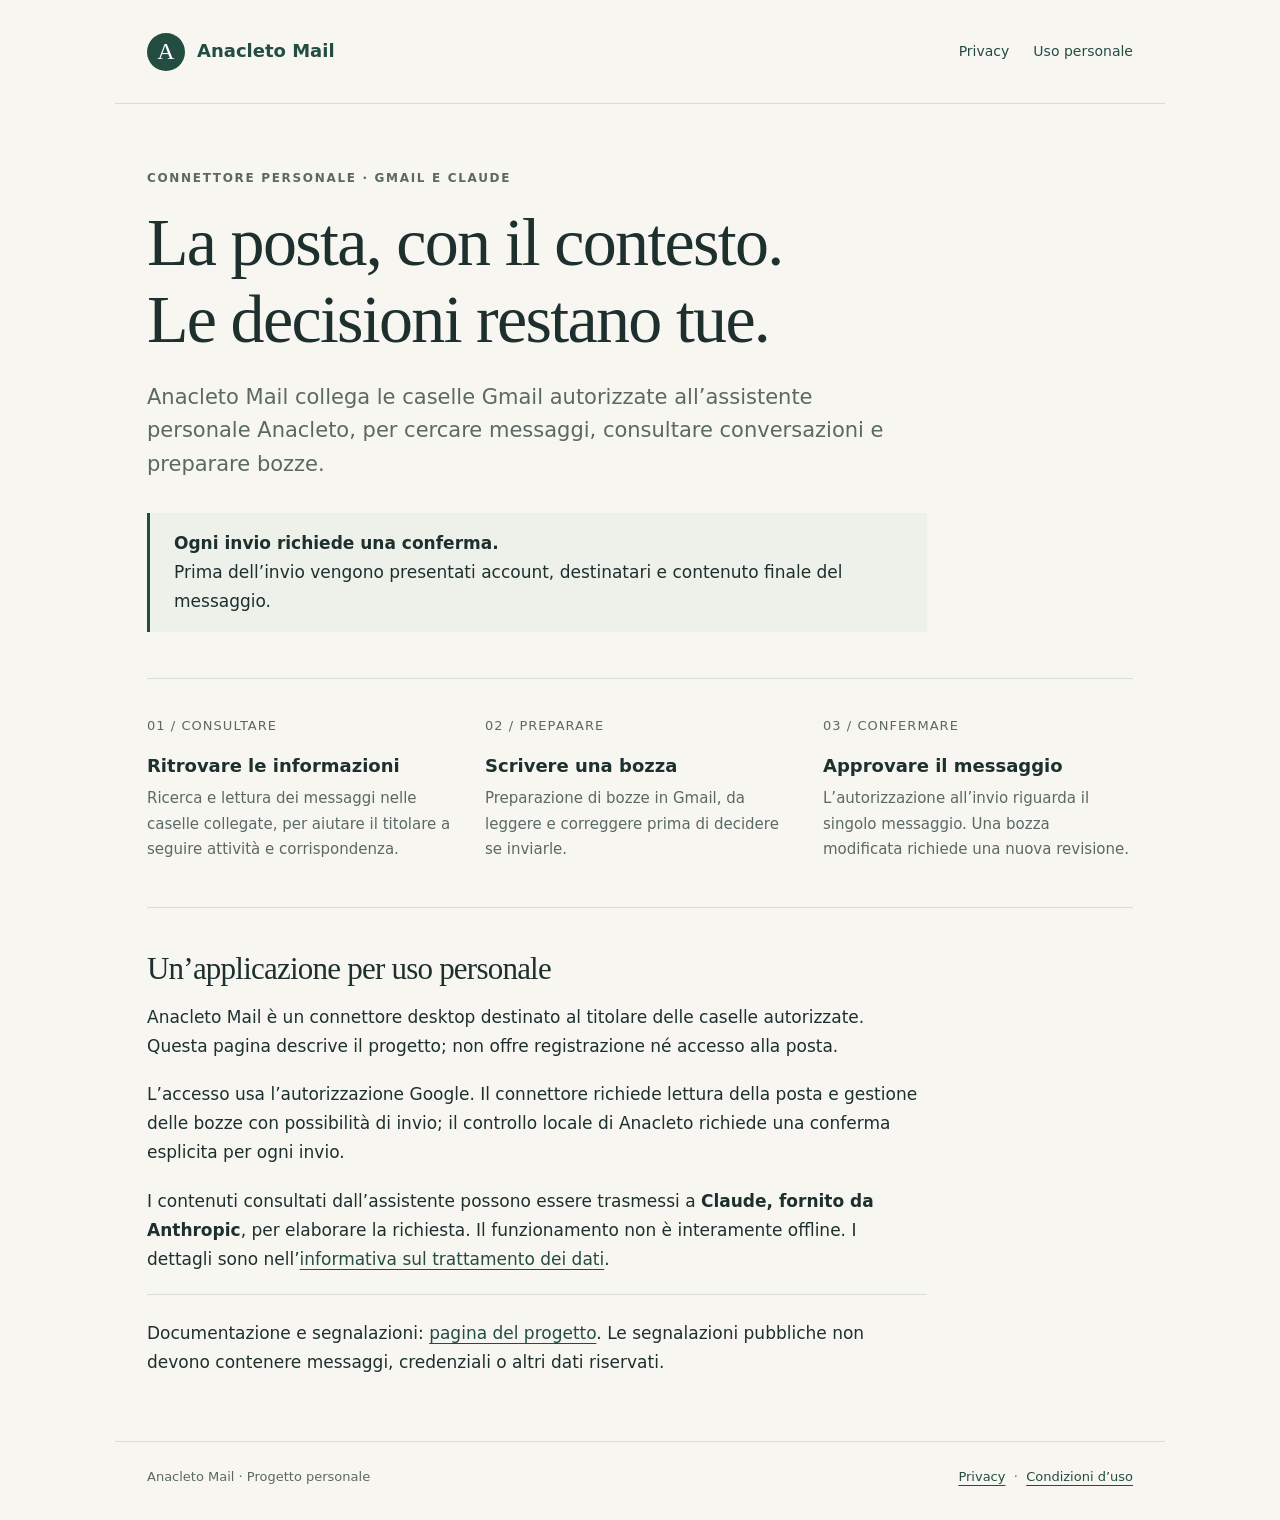
<file: index.html>
<!doctype html>
<html lang="it"><head><meta charset="utf-8"><meta name="viewport" content="width=device-width,initial-scale=1"><meta name="description" content="Anacleto Mail: connettore personale per consultare la posta e preparare bozze con Claude. Ogni invio richiede conferma."><title>Anacleto Mail — assistenza personale alla posta</title><link rel="stylesheet" href="style.css"></head>
<body><header><a class="brand" href="index.html"><span class="mark" aria-hidden="true">A</span>Anacleto Mail</a><nav aria-label="Navigazione"><a href="privacy.html">Privacy</a><a href="uso.html">Uso personale</a></nav></header>
<main><section class="hero"><div class="eyebrow">Connettore personale · Gmail e Claude</div><h1>La posta, con il contesto.<br>Le decisioni restano tue.</h1><p class="lead">Anacleto Mail collega le caselle Gmail autorizzate all’assistente personale Anacleto, per cercare messaggi, consultare conversazioni e preparare bozze.</p><div class="rule"><p><strong>Ogni invio richiede una conferma.</strong><br>Prima dell’invio vengono presentati account, destinatari e contenuto finale del messaggio.</p></div></section>
<section class="steps" aria-label="Funzioni del connettore"><article><div class="number">01 / CONSULTARE</div><h3>Ritrovare le informazioni</h3><p>Ricerca e lettura dei messaggi nelle caselle collegate, per aiutare il titolare a seguire attività e corrispondenza.</p></article><article><div class="number">02 / PREPARARE</div><h3>Scrivere una bozza</h3><p>Preparazione di bozze in Gmail, da leggere e correggere prima di decidere se inviarle.</p></article><article><div class="number">03 / CONFERMARE</div><h3>Approvare il messaggio</h3><p>L’autorizzazione all’invio riguarda il singolo messaggio. Una bozza modificata richiede una nuova revisione.</p></article></section>
<section class="details"><h2>Un’applicazione per uso personale</h2><p>Anacleto Mail è un connettore desktop destinato al titolare delle caselle autorizzate. Questa pagina descrive il progetto; non offre registrazione né accesso alla posta.</p><p>L’accesso usa l’autorizzazione Google. Il connettore richiede lettura della posta e gestione delle bozze con possibilità di invio; il controllo locale di Anacleto richiede una conferma esplicita per ogni invio.</p><p>I contenuti consultati dall’assistente possono essere trasmessi a <strong>Claude, fornito da Anthropic</strong>, per elaborare la richiesta. Il funzionamento non è interamente offline. I dettagli sono nell’<a href="privacy.html">informativa sul trattamento dei dati</a>.</p><p class="contact">Documentazione e segnalazioni: <a href="https://github.com/ty88gnb4kf-debug/anacleto-mail">pagina del progetto</a>. Le segnalazioni pubbliche non devono contenere messaggi, credenziali o altri dati riservati.</p></section></main>
<footer><p>Anacleto Mail · Progetto personale</p><p><a href="privacy.html">Privacy</a> &nbsp;·&nbsp; <a href="uso.html">Condizioni d’uso</a></p></footer></body></html>
</file>
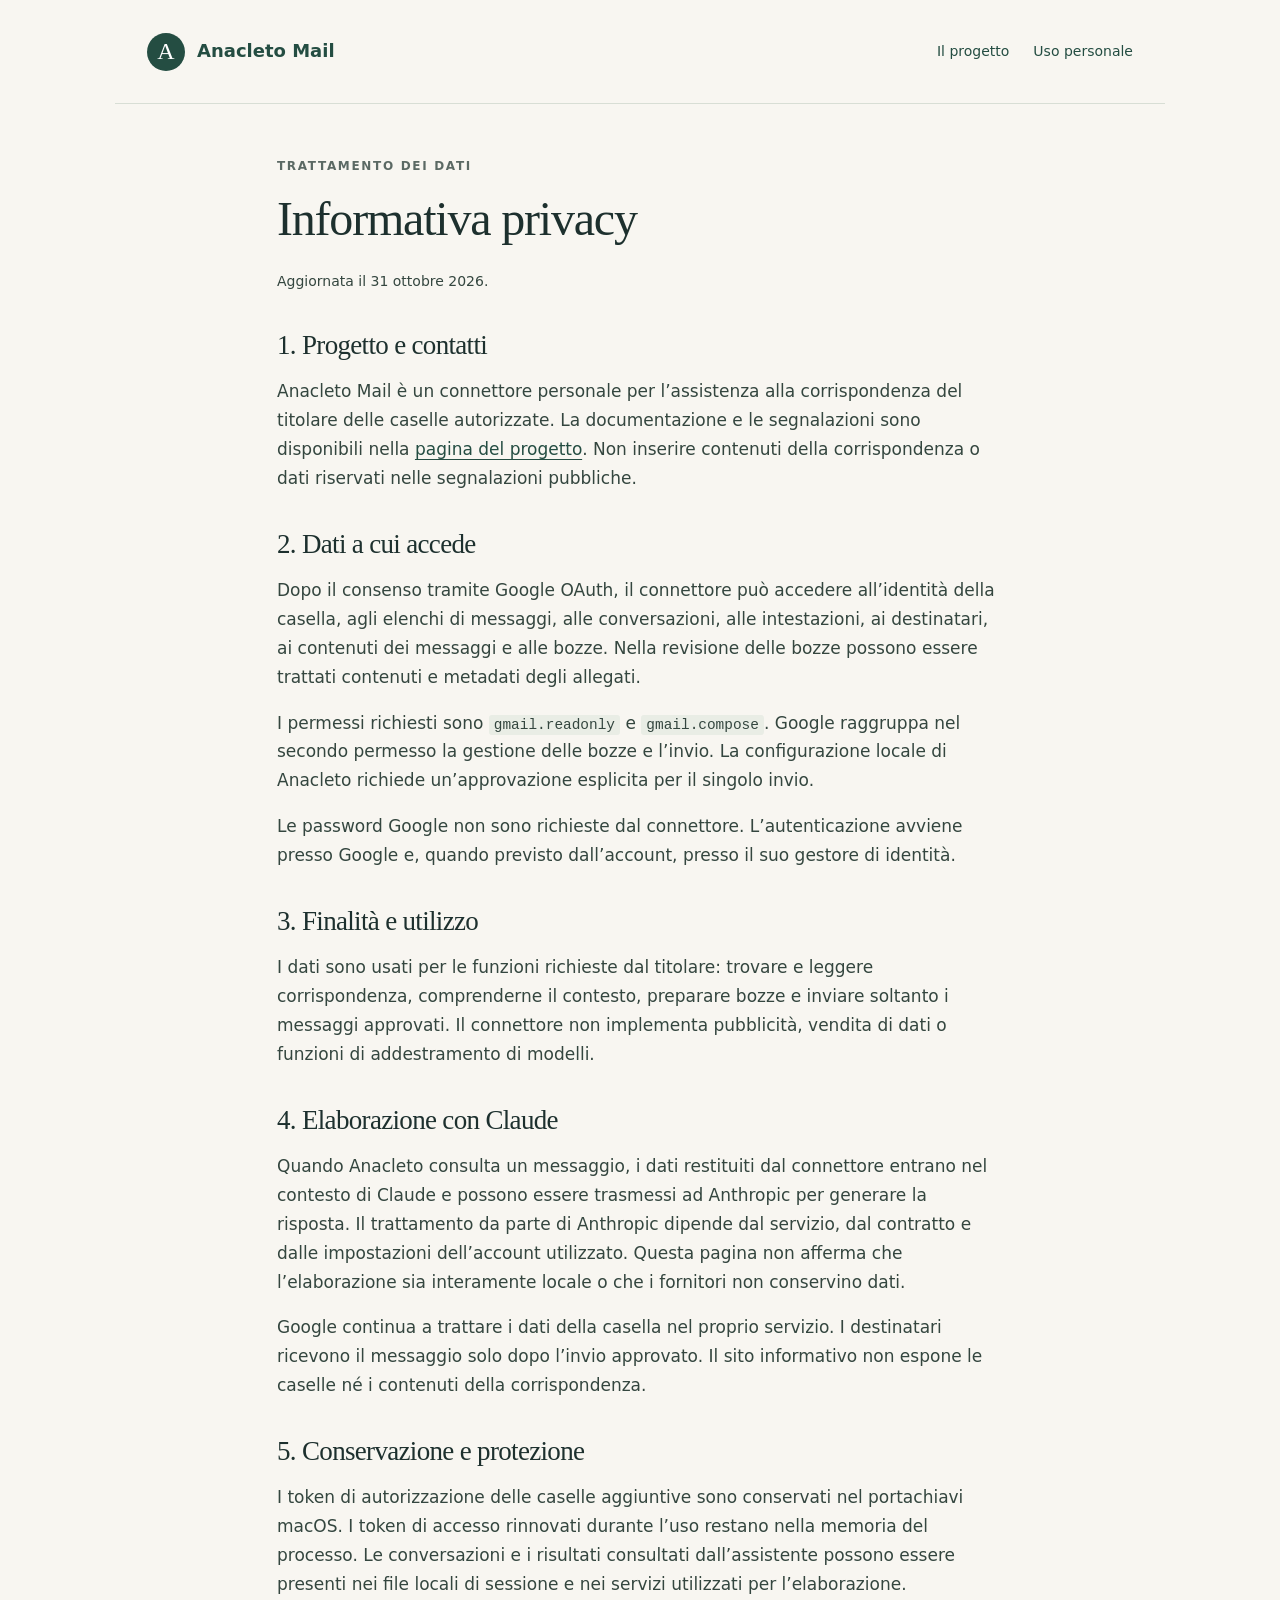
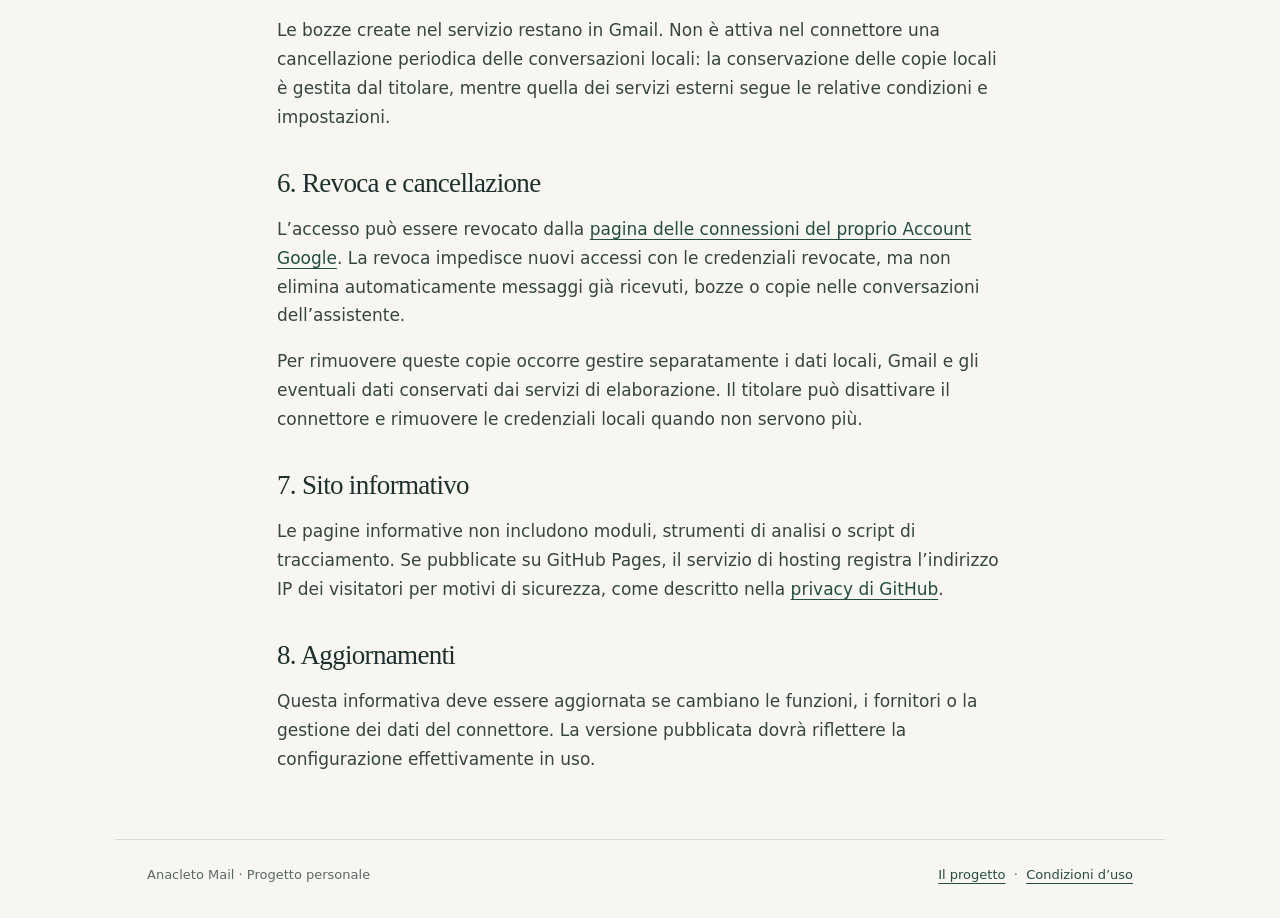
<file: privacy.html>
<!doctype html>
<html lang="it"><head><meta charset="utf-8"><meta name="viewport" content="width=device-width,initial-scale=1"><meta name="description" content="Come Anacleto Mail accede, usa, conserva e condivide i dati delle caselle autorizzate."><title>Privacy — Anacleto Mail</title><link rel="stylesheet" href="style.css"></head><body>
<header><a class="brand" href="index.html"><span class="mark" aria-hidden="true">A</span>Anacleto Mail</a><nav aria-label="Navigazione"><a href="index.html">Il progetto</a><a href="uso.html">Uso personale</a></nav></header>
<main class="document"><div class="eyebrow">Trattamento dei dati</div><h1>Informativa privacy</h1><p class="meta">Aggiornata il 31 ottobre 2026.</p>
<h2>1. Progetto e contatti</h2><p>Anacleto Mail è un connettore personale per l’assistenza alla corrispondenza del titolare delle caselle autorizzate. La documentazione e le segnalazioni sono disponibili nella <a href="https://github.com/ty88gnb4kf-debug/anacleto-mail">pagina del progetto</a>. Non inserire contenuti della corrispondenza o dati riservati nelle segnalazioni pubbliche.</p>
<h2>2. Dati a cui accede</h2><p>Dopo il consenso tramite Google OAuth, il connettore può accedere all’identità della casella, agli elenchi di messaggi, alle conversazioni, alle intestazioni, ai destinatari, ai contenuti dei messaggi e alle bozze. Nella revisione delle bozze possono essere trattati contenuti e metadati degli allegati.</p><p>I permessi richiesti sono <code>gmail.readonly</code> e <code>gmail.compose</code>. Google raggruppa nel secondo permesso la gestione delle bozze e l’invio. La configurazione locale di Anacleto richiede un’approvazione esplicita per il singolo invio.</p><p>Le password Google non sono richieste dal connettore. L’autenticazione avviene presso Google e, quando previsto dall’account, presso il suo gestore di identità.</p>
<h2>3. Finalità e utilizzo</h2><p>I dati sono usati per le funzioni richieste dal titolare: trovare e leggere corrispondenza, comprenderne il contesto, preparare bozze e inviare soltanto i messaggi approvati. Il connettore non implementa pubblicità, vendita di dati o funzioni di addestramento di modelli.</p>
<h2>4. Elaborazione con Claude</h2><p>Quando Anacleto consulta un messaggio, i dati restituiti dal connettore entrano nel contesto di Claude e possono essere trasmessi ad Anthropic per generare la risposta. Il trattamento da parte di Anthropic dipende dal servizio, dal contratto e dalle impostazioni dell’account utilizzato. Questa pagina non afferma che l’elaborazione sia interamente locale o che i fornitori non conservino dati.</p><p>Google continua a trattare i dati della casella nel proprio servizio. I destinatari ricevono il messaggio solo dopo l’invio approvato. Il sito informativo non espone le caselle né i contenuti della corrispondenza.</p>
<h2>5. Conservazione e protezione</h2><p>I token di autorizzazione delle caselle aggiuntive sono conservati nel portachiavi macOS. I token di accesso rinnovati durante l’uso restano nella memoria del processo. Le conversazioni e i risultati consultati dall’assistente possono essere presenti nei file locali di sessione e nei servizi utilizzati per l’elaborazione.</p><p>Le bozze create nel servizio restano in Gmail. Non è attiva nel connettore una cancellazione periodica delle conversazioni locali: la conservazione delle copie locali è gestita dal titolare, mentre quella dei servizi esterni segue le relative condizioni e impostazioni.</p>
<h2>6. Revoca e cancellazione</h2><p>L’accesso può essere revocato dalla <a href="https://myaccount.google.com/connections">pagina delle connessioni del proprio Account Google</a>. La revoca impedisce nuovi accessi con le credenziali revocate, ma non elimina automaticamente messaggi già ricevuti, bozze o copie nelle conversazioni dell’assistente.</p><p>Per rimuovere queste copie occorre gestire separatamente i dati locali, Gmail e gli eventuali dati conservati dai servizi di elaborazione. Il titolare può disattivare il connettore e rimuovere le credenziali locali quando non servono più.</p>
<h2>7. Sito informativo</h2><p>Le pagine informative non includono moduli, strumenti di analisi o script di tracciamento. Se pubblicate su GitHub Pages, il servizio di hosting registra l’indirizzo IP dei visitatori per motivi di sicurezza, come descritto nella <a href="https://docs.github.com/en/site-policy/privacy-policies/github-general-privacy-statement">privacy di GitHub</a>.</p>
<h2>8. Aggiornamenti</h2><p>Questa informativa deve essere aggiornata se cambiano le funzioni, i fornitori o la gestione dei dati del connettore. La versione pubblicata dovrà riflettere la configurazione effettivamente in uso.</p></main>
<footer><p>Anacleto Mail · Progetto personale</p><p><a href="index.html">Il progetto</a> &nbsp;·&nbsp; <a href="uso.html">Condizioni d’uso</a></p></footer></body></html>
</file>
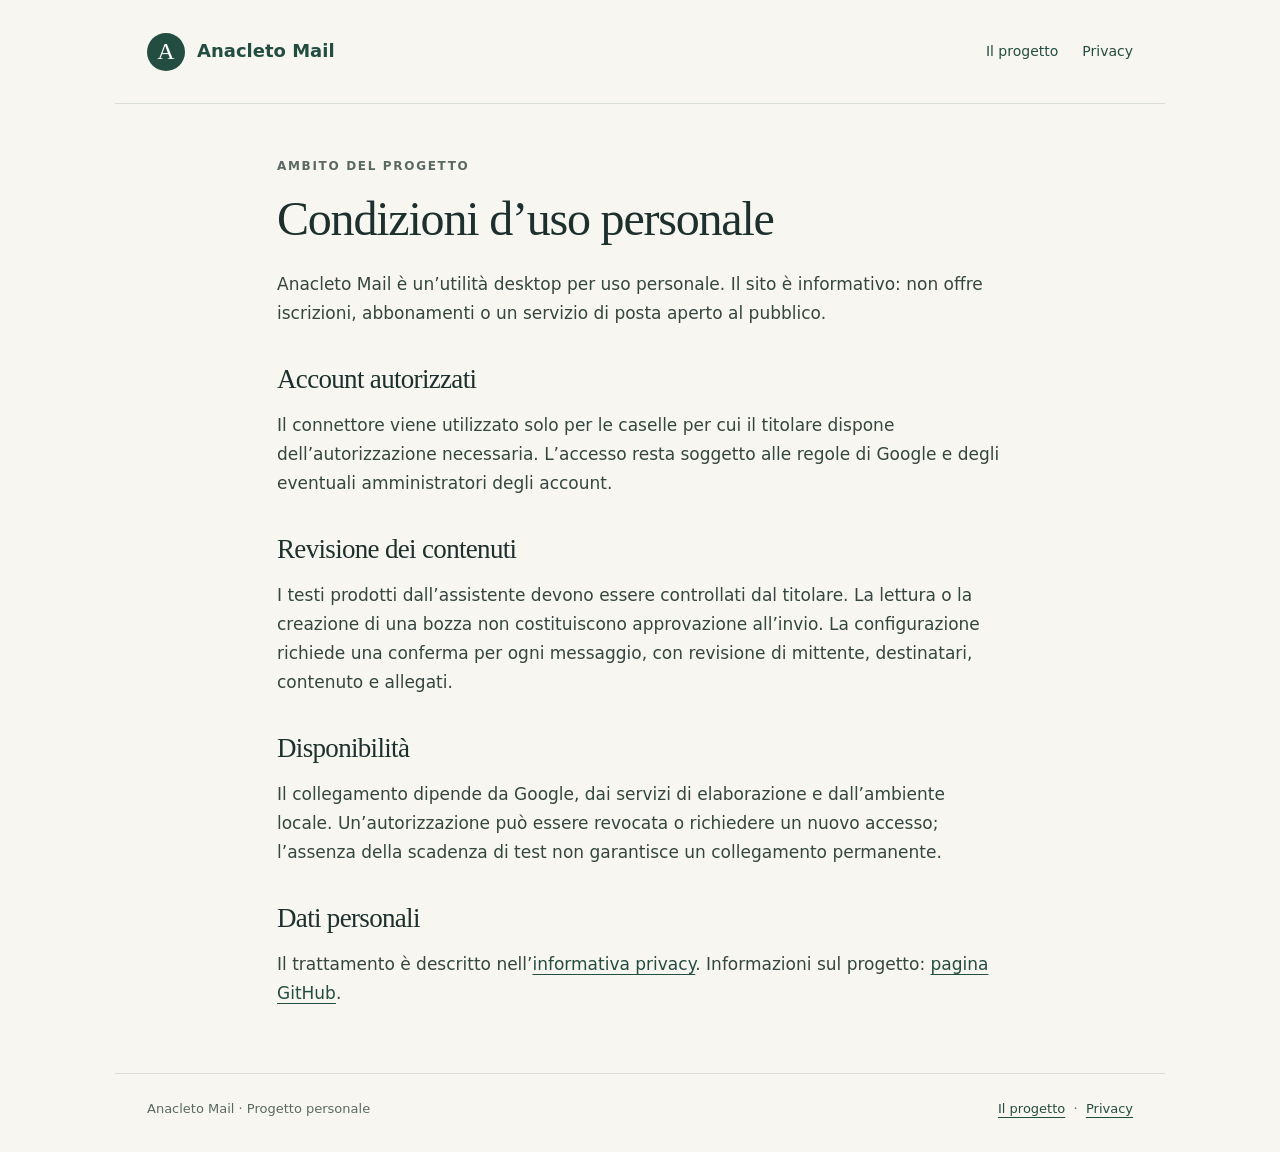
<file: uso.html>
<!doctype html>
<html lang="it"><head><meta charset="utf-8"><meta name="viewport" content="width=device-width,initial-scale=1"><meta name="description" content="Ambito d’uso personale e controllo degli invii in Anacleto Mail."><title>Uso personale — Anacleto Mail</title><link rel="stylesheet" href="style.css"></head><body>
<header><a class="brand" href="index.html"><span class="mark" aria-hidden="true">A</span>Anacleto Mail</a><nav aria-label="Navigazione"><a href="index.html">Il progetto</a><a href="privacy.html">Privacy</a></nav></header>
<main class="document"><div class="eyebrow">Ambito del progetto</div><h1>Condizioni d’uso personale</h1><p>Anacleto Mail è un’utilità desktop per uso personale. Il sito è informativo: non offre iscrizioni, abbonamenti o un servizio di posta aperto al pubblico.</p><h2>Account autorizzati</h2><p>Il connettore viene utilizzato solo per le caselle per cui il titolare dispone dell’autorizzazione necessaria. L’accesso resta soggetto alle regole di Google e degli eventuali amministratori degli account.</p><h2>Revisione dei contenuti</h2><p>I testi prodotti dall’assistente devono essere controllati dal titolare. La lettura o la creazione di una bozza non costituiscono approvazione all’invio. La configurazione richiede una conferma per ogni messaggio, con revisione di mittente, destinatari, contenuto e allegati.</p><h2>Disponibilità</h2><p>Il collegamento dipende da Google, dai servizi di elaborazione e dall’ambiente locale. Un’autorizzazione può essere revocata o richiedere un nuovo accesso; l’assenza della scadenza di test non garantisce un collegamento permanente.</p><h2>Dati personali</h2><p>Il trattamento è descritto nell’<a href="privacy.html">informativa privacy</a>. Informazioni sul progetto: <a href="https://github.com/ty88gnb4kf-debug/anacleto-mail">pagina GitHub</a>.</p></main><footer><p>Anacleto Mail · Progetto personale</p><p><a href="index.html">Il progetto</a> &nbsp;·&nbsp; <a href="privacy.html">Privacy</a></p></footer></body></html>
</file>
<file: style.css>
:root{color-scheme:light;--paper:#f8f6f1;--ink:#1d302e;--muted:#5b6964;--line:#d8ded5;--green:#244d42}*{box-sizing:border-box}html{scroll-behavior:smooth}body{margin:0;background:var(--paper);color:var(--ink);font:17px/1.7 system-ui,-apple-system,BlinkMacSystemFont,"Segoe UI",sans-serif}a{color:var(--green);text-underline-offset:4px}a:hover{color:#0f211c}a:focus-visible{outline:3px solid #a66c22;outline-offset:5px}header,main,footer{max-width:1050px;margin:auto;padding:0 32px}header{display:flex;justify-content:space-between;align-items:center;gap:20px;min-height:104px;border-bottom:1px solid var(--line)}.brand{font-size:18px;font-weight:650;text-decoration:none;display:flex;gap:12px;align-items:center}.mark{display:grid;place-items:center;width:38px;height:38px;background:var(--green);border-radius:50%;color:#fff;font:24px Georgia,serif}nav{display:flex;gap:24px;font-size:14px}nav a{text-decoration:none}.eyebrow{font-size:12px;letter-spacing:.14em;text-transform:uppercase;font-weight:700;color:var(--muted)}.hero{padding:64px 0 46px;max-width:870px}h1,h2{font-family:Georgia,"Times New Roman",serif;font-weight:400;line-height:1.12;letter-spacing:-.025em}h1{font-size:clamp(42px,6vw,68px);margin:16px 0 24px}h2{font-size:31px;margin:0 0 16px}h3{font-size:18px;line-height:1.4;margin:0 0 8px}.lead{font-size:21px;line-height:1.6;max-width:740px;color:var(--muted)}.rule{border-left:3px solid var(--green);padding:16px 24px;margin-top:32px;background:#eef1e9;max-width:780px}.rule p{margin:0}.steps{display:grid;grid-template-columns:repeat(3,1fr);gap:28px;padding:36px 0 44px;border-top:1px solid var(--line);border-bottom:1px solid var(--line)}.number{font-size:13px;letter-spacing:.08em;color:var(--muted);margin-bottom:16px}.steps p{font-size:15px;color:var(--muted);margin:0}.details{padding:44px 0;max-width:780px}.details p{margin:0 0 20px}.document{max-width:790px;padding-top:52px;padding-bottom:48px}.document h1{font-size:48px}.document h2{font-size:27px;margin-top:36px}.document p,.document li{color:#34463f}.document ul{padding-left:24px}.meta{font-size:14px;color:var(--muted)}.contact{padding-top:24px;border-top:1px solid var(--line)}footer{padding-top:24px;padding-bottom:32px;border-top:1px solid var(--line);font-size:13px;color:var(--muted);display:flex;gap:24px;justify-content:space-between;flex-wrap:wrap}footer p{margin:0}code{font-size:.85em;overflow-wrap:anywhere;background:#e9ede5;padding:2px 5px;border-radius:3px}@media(max-width:650px){header,main,footer{padding-left:22px;padding-right:22px}header{align-items:flex-start;flex-direction:column;justify-content:center;padding-top:20px;padding-bottom:20px;gap:14px}nav{gap:20px}.hero{padding-top:40px}.lead{font-size:19px}.steps{grid-template-columns:1fr;gap:28px}.number{margin-bottom:6px}.document h1{font-size:39px}.rule{padding:14px 18px}}
</file>
